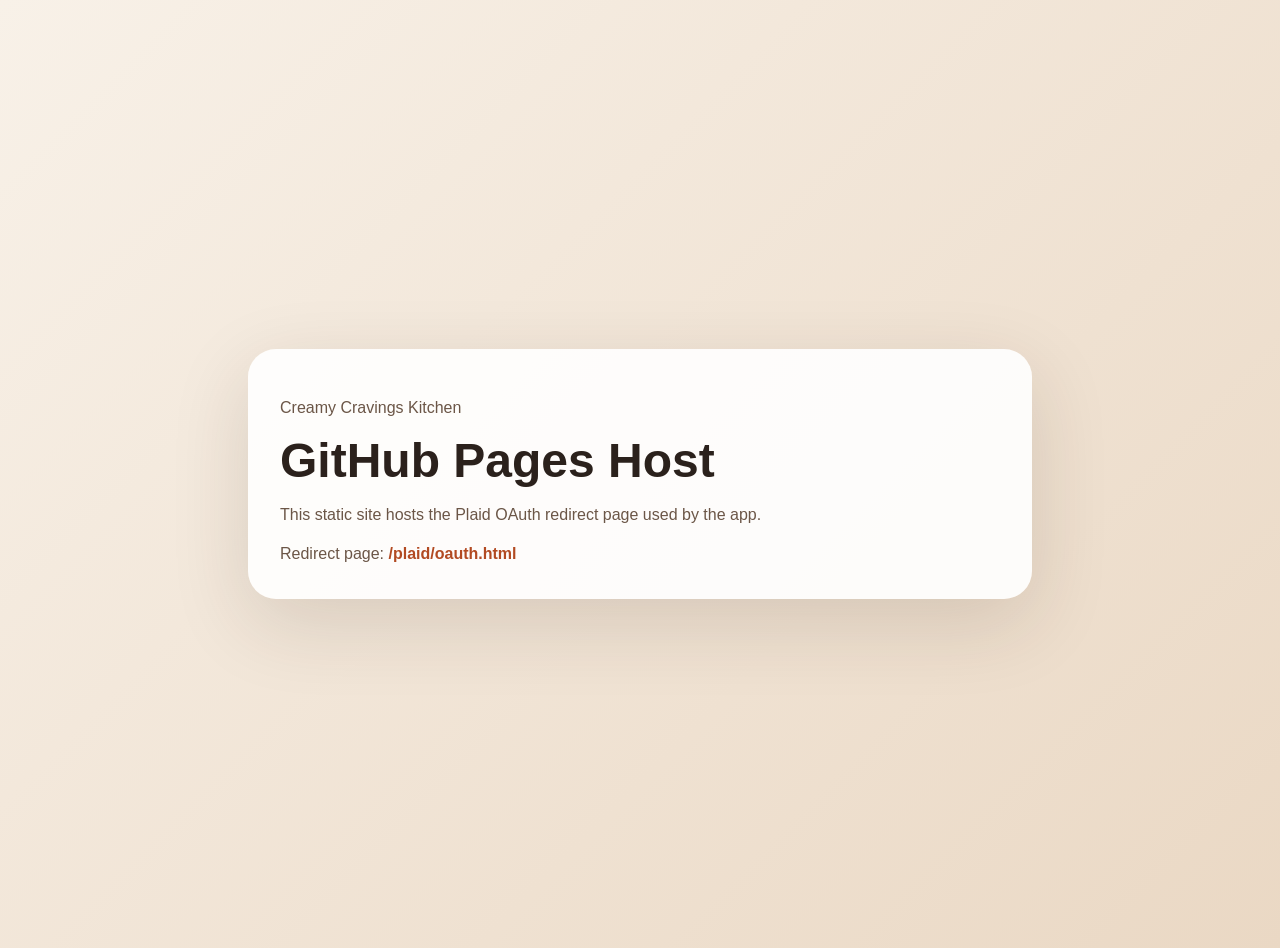
<file: docs/index.html>
<!doctype html>
<html lang="en">
<head>
  <meta charset="utf-8">
  <meta name="viewport" content="width=device-width, initial-scale=1">
  <title>Creamy Cravings Kitchen Pages</title>
  <style>
    body {
      margin: 0;
      min-height: 100vh;
      display: grid;
      place-items: center;
      font-family: -apple-system, BlinkMacSystemFont, "Segoe UI", sans-serif;
      background: linear-gradient(135deg, #f8f1e8, #ead8c4);
      color: #2b211c;
      padding: 24px;
    }

    main {
      width: min(720px, 100%);
      background: rgba(255, 255, 255, 0.9);
      border-radius: 28px;
      padding: 32px;
      box-shadow: 0 24px 80px rgba(55, 35, 22, 0.14);
    }

    h1, p {
      margin: 0;
    }

    h1 {
      margin-top: 12px;
      font-size: clamp(2rem, 4vw, 3rem);
    }

    p {
      margin-top: 14px;
      line-height: 1.6;
      color: #6b5647;
    }

    a {
      color: #b24a22;
      font-weight: 700;
      text-decoration: none;
    }
  </style>
</head>
<body>
  <main>
    <p>Creamy Cravings Kitchen</p>
    <h1>GitHub Pages Host</h1>
    <p>This static site hosts the Plaid OAuth redirect page used by the app.</p>
    <p>Redirect page: <a href="./plaid/oauth.html">/plaid/oauth.html</a></p>
  </main>
</body>
</html>
</file>
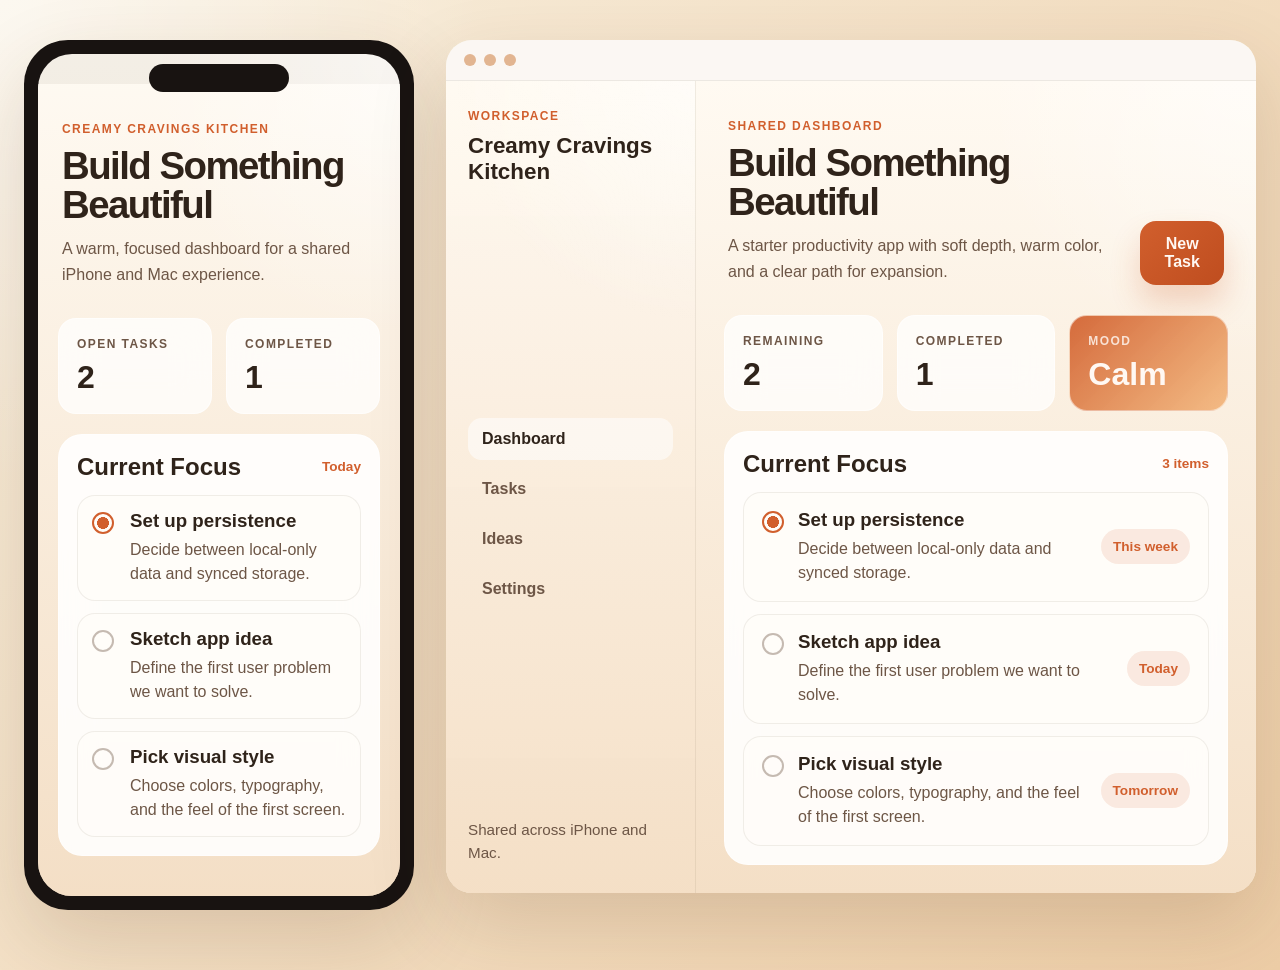
<file: preview/index.html>
<!doctype html>
<html lang="en">
<head>
  <meta charset="UTF-8">
  <meta name="viewport" content="width=device-width, initial-scale=1.0">
  <title>Creamy Cravings Kitchen Preview</title>
  <link rel="stylesheet" href="./styles.css">
</head>
<body>
  <main class="page-shell">
    <section class="device-row">
      <article class="device iphone-frame">
        <div class="device-screen">
          <div class="phone-notch"></div>
          <div class="app-surface">
            <header class="hero">
              <p class="eyebrow">Creamy Cravings Kitchen</p>
              <h1>Build Something Beautiful</h1>
              <p class="subhead">A warm, focused dashboard for a shared iPhone and Mac experience.</p>
            </header>

            <section class="summary-grid">
              <div class="summary-card">
                <span class="summary-label">Open Tasks</span>
                <strong>2</strong>
              </div>
              <div class="summary-card">
                <span class="summary-label">Completed</span>
                <strong>1</strong>
              </div>
            </section>

            <section class="panel">
              <div class="panel-head">
                <h2>Current Focus</h2>
                <span>Today</span>
              </div>

              <div class="task complete">
                <div class="task-icon"></div>
                <div class="task-copy">
                  <h3>Set up persistence</h3>
                  <p>Decide between local-only data and synced storage.</p>
                </div>
              </div>

              <div class="task">
                <div class="task-icon"></div>
                <div class="task-copy">
                  <h3>Sketch app idea</h3>
                  <p>Define the first user problem we want to solve.</p>
                </div>
              </div>

              <div class="task">
                <div class="task-icon"></div>
                <div class="task-copy">
                  <h3>Pick visual style</h3>
                  <p>Choose colors, typography, and the feel of the first screen.</p>
                </div>
              </div>
            </section>
          </div>
        </div>
      </article>

      <article class="device mac-frame">
        <div class="mac-toolbar">
          <span></span>
          <span></span>
          <span></span>
        </div>
        <div class="device-screen">
          <div class="mac-layout">
            <aside class="sidebar">
              <div>
                <p class="sidebar-title">Workspace</p>
                <h2>Creamy Cravings Kitchen</h2>
              </div>
              <nav class="sidebar-nav">
                <a class="active" href="#">Dashboard</a>
                <a href="#">Tasks</a>
                <a href="#">Ideas</a>
                <a href="#">Settings</a>
              </nav>
              <div class="sidebar-footer">
                <p>Shared across iPhone and Mac.</p>
              </div>
            </aside>

            <section class="desktop-content">
              <header class="desktop-hero">
                <div>
                  <p class="eyebrow">Shared Dashboard</p>
                  <h1>Build Something Beautiful</h1>
                  <p class="subhead">A starter productivity app with soft depth, warm color, and a clear path for expansion.</p>
                </div>
                <button type="button">New Task</button>
              </header>

              <section class="desktop-summary">
                <div class="summary-card">
                  <span class="summary-label">Remaining</span>
                  <strong>2</strong>
                </div>
                <div class="summary-card">
                  <span class="summary-label">Completed</span>
                  <strong>1</strong>
                </div>
                <div class="summary-card accent-card">
                  <span class="summary-label">Mood</span>
                  <strong>Calm</strong>
                </div>
              </section>

              <section class="desktop-panel">
                <div class="panel-head">
                  <h2>Current Focus</h2>
                  <span>3 items</span>
                </div>

                <div class="task-row">
                  <div class="task-chip complete"></div>
                  <div>
                    <h3>Set up persistence</h3>
                    <p>Decide between local-only data and synced storage.</p>
                  </div>
                  <span class="due-tag">This week</span>
                </div>

                <div class="task-row">
                  <div class="task-chip"></div>
                  <div>
                    <h3>Sketch app idea</h3>
                    <p>Define the first user problem we want to solve.</p>
                  </div>
                  <span class="due-tag">Today</span>
                </div>

                <div class="task-row">
                  <div class="task-chip"></div>
                  <div>
                    <h3>Pick visual style</h3>
                    <p>Choose colors, typography, and the feel of the first screen.</p>
                  </div>
                  <span class="due-tag">Tomorrow</span>
                </div>
              </section>
            </section>
          </div>
        </div>
      </article>
    </section>
  </main>
</body>
</html>
</file>
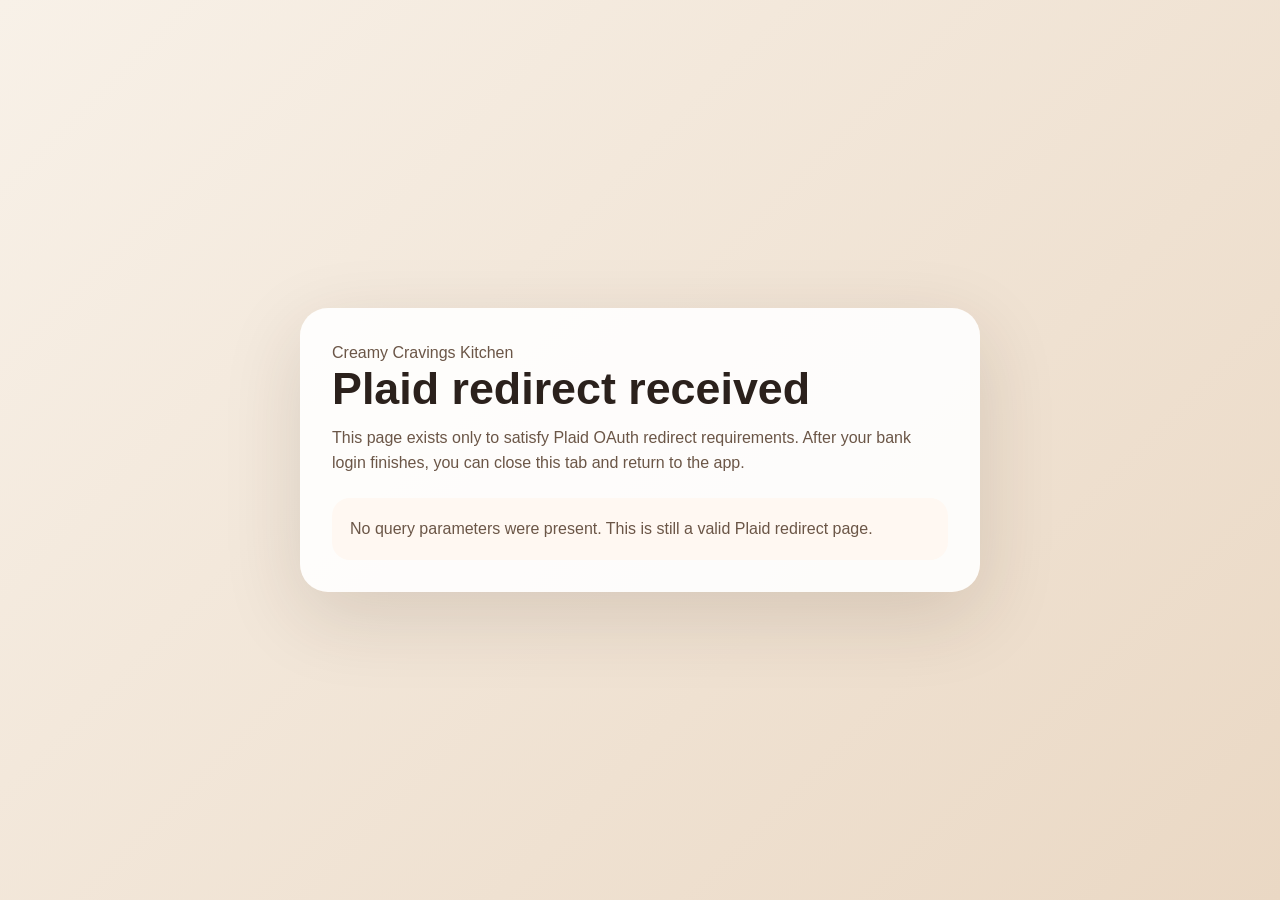
<file: docs/plaid/oauth.html>
<!doctype html>
<html lang="en">
<head>
  <meta charset="utf-8">
  <meta name="viewport" content="width=device-width, initial-scale=1">
  <title>Creamy Cravings Kitchen Plaid Redirect</title>
  <style>
    :root {
      color-scheme: light;
      --bg-top: #f8f1e8;
      --bg-bottom: #ead8c4;
      --surface: rgba(255, 255, 255, 0.9);
      --text: #2b211c;
      --muted: #6b5647;
      --accent: #b24a22;
    }

    * {
      box-sizing: border-box;
    }

    body {
      margin: 0;
      min-height: 100vh;
      font-family: -apple-system, BlinkMacSystemFont, "Segoe UI", sans-serif;
      color: var(--text);
      background: linear-gradient(135deg, var(--bg-top), var(--bg-bottom));
      display: grid;
      place-items: center;
      padding: 24px;
    }

    main {
      width: min(680px, 100%);
      background: var(--surface);
      border-radius: 28px;
      padding: 32px;
      box-shadow: 0 24px 80px rgba(55, 35, 22, 0.14);
    }

    h1, p {
      margin: 0;
    }

    h1 {
      font-size: clamp(2rem, 4vw, 2.8rem);
      line-height: 1;
      margin-bottom: 14px;
    }

    p {
      color: var(--muted);
      line-height: 1.6;
    }

    .status {
      margin-top: 22px;
      padding: 18px;
      background: #fff8f2;
      border-radius: 18px;
    }

    code {
      font-family: ui-monospace, SFMono-Regular, Menlo, monospace;
      color: var(--accent);
    }
  </style>
</head>
<body>
  <main>
    <p>Creamy Cravings Kitchen</p>
    <h1>Plaid redirect received</h1>
    <p>This page exists only to satisfy Plaid OAuth redirect requirements. After your bank login finishes, you can close this tab and return to the app.</p>
    <div class="status">
      <p id="details">Waiting for redirect details…</p>
    </div>
  </main>

  <script>
    const params = new URLSearchParams(window.location.search);
    const received = Array.from(params.entries());
    const details = document.getElementById("details");

    if (received.length === 0) {
      details.textContent = "No query parameters were present. This is still a valid Plaid redirect page.";
    } else {
      details.innerHTML = "Redirect parameters detected: <code>" +
        received.map(([key, value]) => `${key}=${value}`).join("&") +
        "</code>";
    }
  </script>
</body>
</html>
</file>
<file: preview/styles.css>
:root {
  --bg-top: #f9f0df;
  --bg-bottom: #edcda6;
  --surface: rgba(255, 255, 255, 0.74);
  --surface-strong: rgba(255, 255, 255, 0.88);
  --line: rgba(72, 49, 34, 0.08);
  --text: #2f231a;
  --muted: #6d5646;
  --accent: #d15f2d;
  --accent-soft: #f2b478;
  --shadow: 0 30px 80px rgba(78, 44, 17, 0.16);
  --radius-xl: 32px;
  --radius-lg: 24px;
  --radius-md: 18px;
}

* {
  box-sizing: border-box;
}

body {
  margin: 0;
  min-height: 100vh;
  font-family: "Avenir Next", "Segoe UI", sans-serif;
  color: var(--text);
  background:
    radial-gradient(circle at top left, rgba(255, 255, 255, 0.55), transparent 30%),
    linear-gradient(135deg, var(--bg-top), var(--bg-bottom));
}

.page-shell {
  padding: 40px 24px 60px;
}

.device-row {
  display: grid;
  grid-template-columns: minmax(280px, 390px) minmax(640px, 980px);
  gap: 32px;
  align-items: start;
  justify-content: center;
}

.device {
  box-shadow: var(--shadow);
}

.iphone-frame {
  padding: 14px;
  border-radius: 44px;
  background: #181311;
}

.iphone-frame .device-screen {
  overflow: hidden;
  border-radius: 34px;
}

.phone-notch {
  width: 140px;
  height: 28px;
  margin: 10px auto -8px;
  border-radius: 999px;
  background: #181311;
  position: relative;
  z-index: 2;
}

.mac-frame {
  border-radius: 26px;
  overflow: hidden;
  background: #f6efe5;
}

.mac-toolbar {
  display: flex;
  gap: 8px;
  align-items: center;
  padding: 14px 18px;
  background: rgba(255, 255, 255, 0.55);
  border-bottom: 1px solid var(--line);
}

.mac-toolbar span {
  width: 12px;
  height: 12px;
  border-radius: 50%;
  background: #e2b591;
}

.device-screen,
.app-surface,
.desktop-content,
.sidebar {
  background:
    radial-gradient(circle at top right, rgba(255, 255, 255, 0.5), transparent 28%),
    linear-gradient(180deg, rgba(255, 250, 242, 0.95), rgba(244, 223, 198, 0.96));
}

.app-surface {
  min-height: 812px;
  padding: 28px 20px 24px;
}

.hero,
.desktop-hero {
  padding: 10px 4px 8px;
}

.eyebrow {
  margin: 0 0 10px;
  font-size: 12px;
  font-weight: 800;
  letter-spacing: 0.12em;
  text-transform: uppercase;
  color: var(--accent);
}

h1,
h2,
h3,
p {
  margin: 0;
}

h1 {
  font-size: clamp(2rem, 3vw, 3.4rem);
  line-height: 1.02;
  letter-spacing: -0.04em;
}

.subhead {
  margin-top: 12px;
  max-width: 38rem;
  color: var(--muted);
  line-height: 1.6;
}

.summary-grid,
.desktop-summary {
  display: grid;
  gap: 14px;
  margin-top: 22px;
}

.summary-grid {
  grid-template-columns: repeat(2, 1fr);
}

.desktop-summary {
  grid-template-columns: repeat(3, minmax(0, 1fr));
}

.summary-card {
  padding: 18px 18px 20px;
  border: 1px solid rgba(255, 255, 255, 0.5);
  border-radius: var(--radius-md);
  background: var(--surface);
  backdrop-filter: blur(18px);
}

.summary-label {
  display: block;
  margin-bottom: 10px;
  font-size: 12px;
  font-weight: 800;
  letter-spacing: 0.12em;
  text-transform: uppercase;
  color: var(--muted);
}

.summary-card strong {
  font-size: clamp(1.8rem, 2.5vw, 2.7rem);
  line-height: 1;
}

.accent-card {
  background: linear-gradient(135deg, rgba(209, 95, 45, 0.92), rgba(242, 180, 120, 0.88));
  color: #fff8f3;
}

.accent-card .summary-label {
  color: rgba(255, 248, 243, 0.82);
}

.panel,
.desktop-panel {
  margin-top: 20px;
  padding: 18px;
  border: 1px solid rgba(255, 255, 255, 0.5);
  border-radius: var(--radius-lg);
  background: var(--surface-strong);
  backdrop-filter: blur(18px);
}

.panel-head {
  display: flex;
  align-items: center;
  justify-content: space-between;
  margin-bottom: 14px;
}

.panel-head span {
  font-size: 0.85rem;
  font-weight: 700;
  color: var(--accent);
}

.task,
.task-row {
  display: grid;
  gap: 14px;
  align-items: start;
  border-radius: 18px;
  border: 1px solid var(--line);
  background: rgba(255, 252, 248, 0.75);
}

.task {
  grid-template-columns: 24px 1fr;
  padding: 14px;
}

.task + .task,
.task-row + .task-row {
  margin-top: 12px;
}

.task-icon,
.task-chip {
  width: 22px;
  height: 22px;
  margin-top: 2px;
  border-radius: 999px;
  border: 2px solid rgba(109, 86, 70, 0.4);
}

.complete .task-icon,
.task-chip.complete {
  border-color: var(--accent);
  background:
    radial-gradient(circle at center, var(--accent) 0 45%, transparent 48%);
}

.task-copy p,
.task-row p {
  margin-top: 6px;
  color: var(--muted);
  line-height: 1.5;
}

.mac-layout {
  display: grid;
  grid-template-columns: 250px 1fr;
  min-height: 760px;
}

.sidebar {
  display: flex;
  flex-direction: column;
  justify-content: space-between;
  padding: 28px 22px;
  border-right: 1px solid var(--line);
}

.sidebar-title {
  font-size: 12px;
  font-weight: 800;
  letter-spacing: 0.12em;
  text-transform: uppercase;
  color: var(--accent);
}

.sidebar h2 {
  margin-top: 10px;
  font-size: 1.4rem;
}

.sidebar-nav {
  display: grid;
  gap: 8px;
  margin-top: 24px;
}

.sidebar-nav a {
  padding: 12px 14px;
  border-radius: 14px;
  color: var(--muted);
  text-decoration: none;
  font-weight: 700;
}

.sidebar-nav a.active {
  color: var(--text);
  background: rgba(255, 255, 255, 0.55);
}

.sidebar-footer {
  color: var(--muted);
  font-size: 0.95rem;
  line-height: 1.5;
}

.desktop-content {
  padding: 28px;
}

.desktop-hero {
  display: flex;
  align-items: end;
  justify-content: space-between;
  gap: 20px;
}

button {
  border: 0;
  padding: 14px 18px;
  border-radius: 16px;
  background: linear-gradient(135deg, var(--accent), #bf4d1f);
  color: #fff8f3;
  font: inherit;
  font-weight: 800;
  box-shadow: 0 18px 30px rgba(209, 95, 45, 0.24);
}

.task-row {
  grid-template-columns: 22px 1fr auto;
  padding: 16px 18px;
}

.due-tag {
  align-self: center;
  padding: 10px 12px;
  border-radius: 999px;
  background: rgba(209, 95, 45, 0.12);
  color: var(--accent);
  font-size: 0.85rem;
  font-weight: 800;
}

@media (max-width: 1100px) {
  .device-row {
    grid-template-columns: 1fr;
  }

  .iphone-frame {
    justify-self: center;
  }
}

@media (max-width: 720px) {
  .page-shell {
    padding: 22px 14px 40px;
  }

  .mac-layout {
    grid-template-columns: 1fr;
  }

  .sidebar {
    border-right: 0;
    border-bottom: 1px solid var(--line);
  }

  .desktop-hero {
    flex-direction: column;
    align-items: start;
  }

  .desktop-summary {
    grid-template-columns: 1fr;
  }

  .task-row {
    grid-template-columns: 22px 1fr;
  }

  .due-tag {
    justify-self: start;
  }
}
</file>
